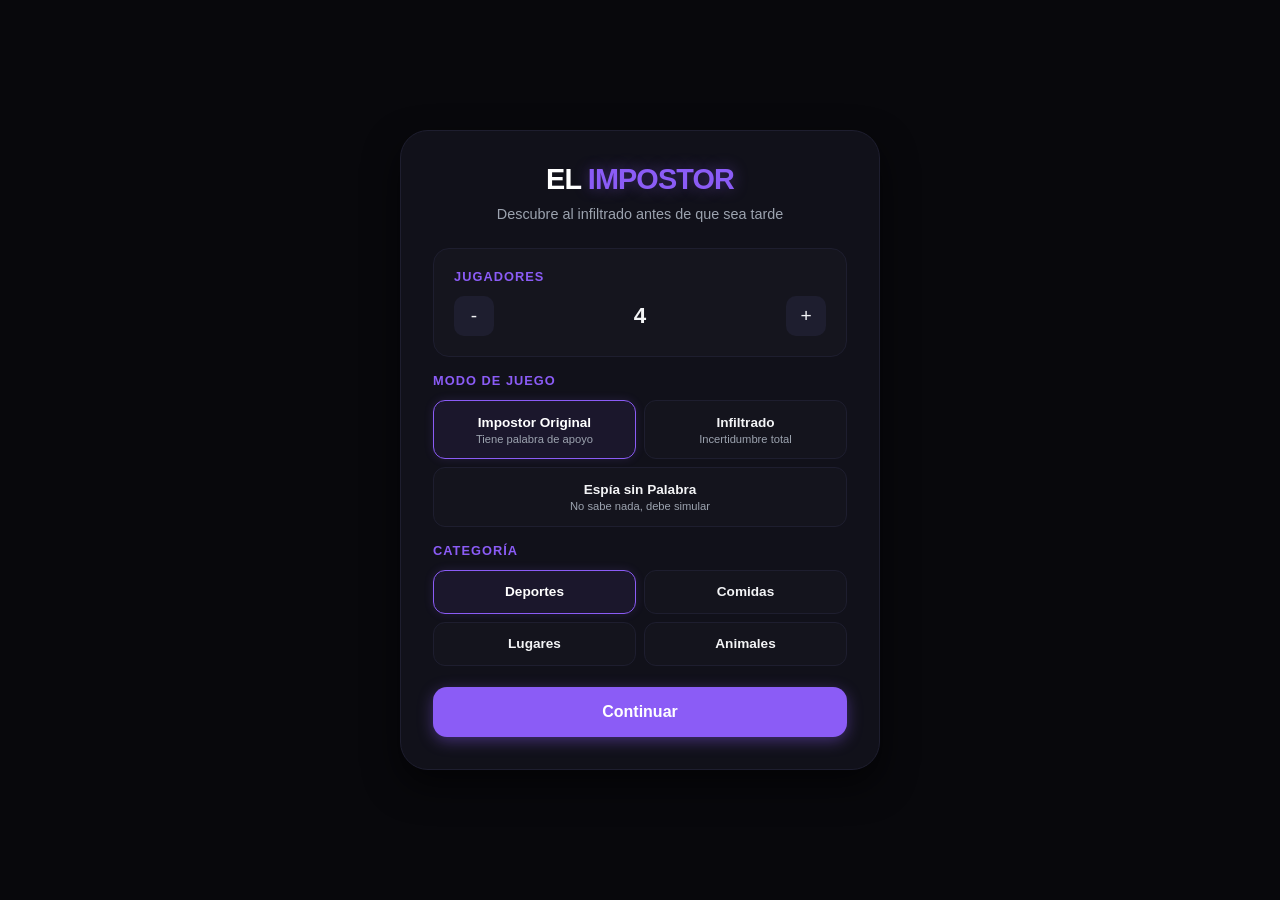
<file: ai_studio_code.html>
<!DOCTYPE html>
<html lang="es">
<head>
    <meta charset="UTF-8">
    <meta name="viewport" content="width=device-width, initial-scale=1.0">
    <title>El Impostor - Juego de Fiesta</title>
    <style>
        :root {
            --bg-color: #08080c;
            --card-bg: #11111a;
            --card-border: #1e1e2f;
            --primary: #8b5cf6;
            --primary-hover: #7c3aed;
            --primary-glow: rgba(139, 92, 246, 0.4);
            --text-main: #f3f4f6;
            --text-muted: #9ca3af;
            --danger: #ef4444;
            --danger-glow: rgba(239, 68, 68, 0.3);
            --success: #10b981;
        }

        * {
            box-sizing: border-box;
            margin: 0;
            padding: 0;
            font-family: -apple-system, BlinkMacSystemFont, "Segoe UI", Roboto, Helvetica, Arial, sans-serif;
            -webkit-tap-highlight-color: transparent;
        }

        body {
            background-color: var(--bg-color);
            color: var(--text-main);
            min-height: 100vh;
            display: flex;
            justify-content: center;
            align-items: center;
            padding: 1rem;
            overflow-x: hidden;
        }

        /* Contenedor Principal */
        .game-container {
            width: 100%;
            max-width: 480px;
            background-color: var(--card-bg);
            border: 1px solid var(--card-border);
            border-radius: 28px;
            padding: 2rem;
            box-shadow: 0 15px 35px rgba(0, 0, 0, 0.6);
            min-height: 640px;
            display: flex;
            flex-direction: column;
            justify-content: space-between;
            overflow: hidden;
            position: relative;
        }

        /* Estructura de Pantallas con Transiciones */
        .screen {
            display: none;
            flex-direction: column;
            justify-content: space-between;
            flex-grow: 1;
            opacity: 0;
            transform: scale(0.98) translateY(8px);
            transition: opacity 0.3s cubic-bezier(0.4, 0, 0.2, 1), 
                        transform 0.3s cubic-bezier(0.4, 0, 0.2, 1);
        }

        .screen.active {
            display: flex;
            opacity: 1;
            transform: scale(1) translateY(0);
        }

        h1 {
            font-size: 1.8rem;
            text-align: center;
            margin-bottom: 0.5rem;
            color: #ffffff;
            font-weight: 800;
            letter-spacing: -0.03em;
        }

        h1 span {
            color: var(--primary);
            text-shadow: 0 0 15px var(--primary-glow);
        }

        p.subtitle {
            text-align: center;
            color: var(--text-muted);
            font-size: 0.9rem;
            margin-bottom: 1.5rem;
            line-height: 1.4;
        }

        /* Botones Generales */
        .btn {
            background-color: var(--primary);
            color: #ffffff;
            border: none;
            padding: 1rem 1.5rem;
            border-radius: 14px;
            font-size: 1rem;
            font-weight: 600;
            cursor: pointer;
            transition: all 0.2s cubic-bezier(0.4, 0, 0.2, 1);
            width: 100%;
            display: flex;
            justify-content: center;
            align-items: center;
            gap: 0.5rem;
            box-shadow: 0 4px 15px var(--primary-glow);
        }

        .btn:hover {
            background-color: var(--primary-hover);
            transform: translateY(-2px);
            box-shadow: 0 6px 20px var(--primary-glow);
        }

        .btn:active {
            transform: translateY(1px);
        }

        .btn:disabled {
            background-color: #2e2e3e;
            color: var(--text-muted);
            box-shadow: none;
            cursor: not-allowed;
            transform: none;
        }

        .btn-secondary {
            background-color: transparent;
            border: 1px solid var(--card-border);
            color: var(--text-muted);
            box-shadow: none;
        }

        .btn-secondary:hover {
            background-color: var(--card-border);
            color: var(--text-main);
        }

        /* Selectores y Formularios */
        .setup-group {
            background-color: rgba(255, 255, 255, 0.015);
            border: 1px solid var(--card-border);
            border-radius: 16px;
            padding: 1.25rem;
            margin-bottom: 1rem;
        }

        .label-title {
            font-size: 0.8rem;
            font-weight: 700;
            text-transform: uppercase;
            letter-spacing: 0.08em;
            color: var(--primary);
            margin-bottom: 0.75rem;
            display: block;
        }

        .number-selector {
            display: flex;
            justify-content: space-between;
            align-items: center;
        }

        .num-btn {
            background-color: var(--card-border);
            border: none;
            color: var(--text-main);
            width: 40px;
            height: 40px;
            border-radius: 10px;
            font-size: 1.2rem;
            cursor: pointer;
            display: flex;
            align-items: center;
            justify-content: center;
            transition: background-color 0.2s;
        }

        .num-btn:hover {
            background-color: var(--primary);
        }

        .num-value {
            font-size: 1.4rem;
            font-weight: 700;
        }

        /* Grid de Modos y Categorías */
        .option-grid {
            display: grid;
            grid-template-columns: 1fr 1fr;
            gap: 0.5rem;
            margin-bottom: 1rem;
        }

        .option-card {
            background-color: rgba(255, 255, 255, 0.01);
            border: 1px solid var(--card-border);
            border-radius: 12px;
            padding: 0.85rem;
            text-align: center;
            cursor: pointer;
            font-weight: 600;
            font-size: 0.85rem;
            transition: all 0.2s ease;
        }

        .option-card.selected {
            background-color: rgba(139, 92, 246, 0.08);
            border-color: var(--primary);
            color: #ffffff;
            box-shadow: 0 0 10px rgba(139, 92, 246, 0.15);
        }

        /* Lista de Nombres de Jugadores */
        .names-list {
            max-height: 250px;
            overflow-y: auto;
            margin: 1rem 0;
            padding-right: 0.25rem;
        }

        .names-list::-webkit-scrollbar {
            width: 5px;
        }

        .names-list::-webkit-scrollbar-thumb {
            background: var(--card-border);
            border-radius: 3px;
        }

        .name-input-wrapper {
            display: flex;
            align-items: center;
            gap: 0.75rem;
            margin-bottom: 0.75rem;
            background-color: rgba(255, 255, 255, 0.01);
            border: 1px solid var(--card-border);
            padding: 0.5rem 1rem;
            border-radius: 12px;
        }

        .name-input-wrapper span {
            color: var(--primary);
            font-weight: 700;
            font-size: 0.9rem;
            min-width: 24px;
        }

        .name-input {
            background: transparent;
            border: none;
            color: var(--text-main);
            font-size: 1rem;
            font-weight: 600;
            width: 100%;
            outline: none;
        }

        /* Pantallas de Transmisión y Revelado */
        .reveal-box {
            display: flex;
            flex-direction: column;
            align-items: center;
            justify-content: center;
            flex-grow: 1;
            margin: 1.5rem 0;
        }

        .security-title {
            font-size: 1.4rem;
            text-align: center;
            margin-bottom: 2rem;
            color: var(--text-muted);
        }

        .security-name {
            font-size: 2rem;
            font-weight: 800;
            color: var(--primary);
            text-shadow: 0 0 15px var(--primary-glow);
            text-align: center;
            margin-top: 1rem;
        }

        .press-pad {
            width: 160px;
            height: 160px;
            border-radius: 50%;
            background: radial-gradient(circle, var(--primary) 0%, rgba(13, 14, 21, 0.4) 100%);
            border: 4px dashed var(--primary);
            display: flex;
            align-items: center;
            justify-content: center;
            cursor: pointer;
            user-select: none;
            -webkit-user-select: none;
            transition: transform 0.15s cubic-bezier(0.175, 0.885, 0.32, 1.275), box-shadow 0.2s ease;
            box-shadow: 0 0 25px rgba(139, 92, 246, 0.15);
            margin: 1.5rem 0;
        }

        .press-pad:active {
            transform: scale(0.92);
            box-shadow: 0 0 35px var(--primary-glow);
            border-style: solid;
        }

        .pad-text {
            font-size: 0.8rem;
            font-weight: 700;
            color: #ffffff;
            text-align: center;
            pointer-events: none;
            letter-spacing: 0.05em;
        }

        .word-container {
            background-color: rgba(255, 255, 255, 0.015);
            border: 1px solid var(--card-border);
            border-radius: 16px;
            padding: 1.25rem;
            width: 100%;
            min-height: 100px;
            display: flex;
            align-items: center;
            justify-content: center;
            text-align: center;
        }

        .word-text-display {
            font-size: 1.4rem;
            font-weight: 700;
            display: none;
            animation: fadeIn 0.2s ease-out;
        }

        .word-prompt {
            color: var(--text-muted);
            font-size: 0.9rem;
            font-style: italic;
        }

        .danger-text {
            color: var(--danger);
            text-shadow: 0 0 10px var(--danger-glow);
            font-weight: 800;
        }

        /* Temporizador */
        .timer-wrapper {
            display: flex;
            flex-direction: column;
            align-items: center;
            justify-content: center;
            flex-grow: 1;
        }

        .timer-circle {
            width: 170px;
            height: 170px;
            border-radius: 50%;
            border: 6px solid var(--card-border);
            border-top-color: var(--primary);
            display: flex;
            align-items: center;
            justify-content: center;
            font-size: 3rem;
            font-weight: 800;
            margin-bottom: 1.5rem;
            box-shadow: inset 0 0 15px rgba(0,0,0,0.5);
            animation: pulse-border 2s infinite;
        }

        @keyframes pulse-border {
            0%, 100% { border-color: var(--card-border); border-top-color: var(--primary); }
            50% { border-color: #2e2e3e; border-top-color: var(--primary-hover); }
        }

        .timer-controls {
            display: flex;
            gap: 0.5rem;
            width: 100%;
            margin-bottom: 1rem;
        }

        /* Banner de Reglas de Juego para el Debate */
        .rule-banner {
            background-color: rgba(139, 92, 246, 0.05);
            border: 1px solid rgba(139, 92, 246, 0.2);
            border-radius: 12px;
            padding: 0.75rem 1rem;
            font-size: 0.8rem;
            color: var(--text-muted);
            text-align: center;
            line-height: 1.3;
            margin-bottom: 1rem;
        }

        .rule-banner strong {
            color: var(--primary);
        }

        /* Lista de Votos */
        .vote-list {
            display: flex;
            flex-direction: column;
            gap: 0.5rem;
            margin: 1rem 0;
            max-height: 280px;
            overflow-y: auto;
        }

        .vote-item {
            background-color: rgba(255, 255, 255, 0.01);
            border: 1px solid var(--card-border);
            padding: 0.85rem 1.25rem;
            border-radius: 12px;
            cursor: pointer;
            font-weight: 600;
            transition: all 0.2s ease;
            display: flex;
            justify-content: space-between;
            align-items: center;
        }

        .vote-item.selected {
            border-color: var(--danger);
            background-color: rgba(239, 68, 68, 0.05);
        }

        .player-color-dot {
            width: 8px;
            height: 8px;
            border-radius: 50%;
            background-color: var(--primary);
            box-shadow: 0 0 8px var(--primary);
        }

        /* Resultados Finales */
        .result-info {
            text-align: center;
            flex-grow: 1;
            display: flex;
            flex-direction: column;
            justify-content: center;
            align-items: center;
            gap: 1.25rem;
        }

        .icon-result {
            font-size: 3.5rem;
        }

        .title-result {
            font-size: 2rem;
            font-weight: 800;
        }

        .desc-result {
            color: var(--text-muted);
            font-size: 0.95rem;
            line-height: 1.4;
            max-width: 320px;
        }

        .summary-box {
            background-color: rgba(255, 255, 255, 0.015);
            border: 1px solid var(--card-border);
            border-radius: 16px;
            padding: 1rem;
            width: 100%;
            margin-top: 1rem;
        }

        .summary-line {
            display: flex;
            justify-content: space-between;
            margin-bottom: 0.4rem;
            font-size: 0.9rem;
        }

        .summary-line:last-child {
            margin-bottom: 0;
        }

        /* Animación Fade In */
        @keyframes fadeIn {
            from { opacity: 0; transform: translateY(5px); }
            to { opacity: 1; transform: translateY(0); }
        }
    </style>
</head>
<body>

    <div class="game-container">

        <!-- PANTALLA 1: AJUSTES E INICIO -->
        <div id="screen-setup" class="screen active">
            <div>
                <h1>EL <span>IMPOSTOR</span></h1>
                <p class="subtitle">Descubre al infiltrado antes de que sea tarde</p>

                <!-- Cantidad Jugadores -->
                <div class="setup-group">
                    <span class="label-title">Jugadores</span>
                    <div class="number-selector">
                        <button class="num-btn" onclick="modifyPlayerCount(-1)">-</button>
                        <span id="display-player-count" class="num-value">4</span>
                        <button class="num-btn" onclick="modifyPlayerCount(1)">+</button>
                    </div>
                </div>

                <!-- Modo de Juego -->
                <span class="label-title">Modo de Juego</span>
                <div class="option-grid" id="mode-grid">
                    <div class="option-card selected" onclick="setGameMode('impostor')">
                        Impostor Original
                        <div style="font-size:0.7rem; color:var(--text-muted); font-weight:normal; margin-top:3px;">Tiene palabra de apoyo</div>
                    </div>
                    <div class="option-card" onclick="setGameMode('infiltrado')">
                        Infiltrado
                        <div style="font-size:0.7rem; color:var(--text-muted); font-weight:normal; margin-top:3px;">Incertidumbre total</div>
                    </div>
                    <div class="option-card" onclick="setGameMode('espia')" style="grid-column: span 2;">
                        Espía sin Palabra
                        <div style="font-size:0.7rem; color:var(--text-muted); font-weight:normal; margin-top:3px;">No sabe nada, debe simular</div>
                    </div>
                </div>

                <!-- Categorías -->
                <span class="label-title">Categoría</span>
                <div class="option-grid" id="category-grid">
                    <!-- Dinámico -->
                </div>
            </div>

            <button class="btn" onclick="goToNamesScreen()">Continuar</button>
        </div>


        <!-- PANTALLA 1.5: INGRESO DE NOMBRES -->
        <div id="screen-names" class="screen">
            <div>
                <h1>Nombres de <span>Jugadores</span></h1>
                <p class="subtitle">Escribe los nombres de los participantes</p>

                <div class="names-list" id="names-list-container">
                    <!-- Dinámico -->
                </div>
            </div>

            <div style="display:flex; gap:0.5rem;">
                <button class="btn btn-secondary" onclick="goBackToSetup()">Atrás</button>
                <button class="btn" onclick="initiateRolesDistribution()">Comenzar</button>
            </div>
        </div>


        <!-- PANTALLA 2A: PASAR EL TELÉFONO (SEGURIDAD) -->
        <div id="screen-transfer" class="screen">
            <div class="reveal-box">
                <div class="security-title">Pasa el dispositivo a:</div>
                <div class="security-name" id="next-player-name">Nombre</div>
                <div style="font-size: 4rem; margin: 2rem 0;">📱</div>
                <p class="subtitle" style="max-width: 280px;">Asegúrate de que nadie más esté mirando la pantalla.</p>
            </div>

            <button class="btn" onclick="switchToHoldScreen()">Ya lo tengo</button>
        </div>


        <!-- PANTALLA 2B: REVELADO (MANTENER PRESIONADO) -->
        <div id="screen-hold" class="screen">
            <div class="reveal-box">
                <div class="security-title" id="hold-player-title">Jugador</div>
                
                <div class="press-pad" id="touch-pad">
                    <span class="pad-text" id="pad-instruction">MANTÉN<br>PRESIONADO</span>
                </div>

                <div class="word-container">
                    <span class="word-prompt" id="word-prompt-text">Mantén pulsado arriba para revelar tu palabra</span>
                    <span class="word-text-display" id="word-real-text">PALABRA</span>
                </div>
            </div>

            <button class="btn" id="finish-reveal-btn" onclick="confirmAndNext()" style="display: none;">Entendido, ocultar</button>
        </div>


        <!-- PANTALLA 3: TEMPORIZADOR Y DEBATE -->
        <div id="screen-debate" class="screen">
            <div>
                <h1>Tiempo de <span>Debate</span></h1>
                <p class="subtitle">Hagan preguntas cruzadas para identificar al infiltrado.</p>

                <div class="timer-wrapper">
                    <div class="timer-circle" id="timer-text">02:00</div>
                    
                    <!-- Banner estratégico para evitar soplos genéricos -->
                    <div class="rule-banner">
                        ⚠️ <strong>Regla del Debate:</strong> Evita pistas demasiado genéricas (ej. <em>"tiene un árbitro"</em>). Si eres muy vago al dar tu pista, el grupo sospechará que eres el Impostor. ¡Sé específico!
                    </div>

                    <div class="timer-controls">
                        <button class="btn btn-secondary" onclick="alterTimer(-30)">-30s</button>
                        <button class="btn btn-secondary" id="pause-btn" onclick="togglePauseTimer()">Pausar</button>
                        <button class="btn btn-secondary" onclick="alterTimer(30)">+30s</button>
                    </div>
                </div>
            </div>

            <button class="btn" onclick="goToVotingScreen()">Ir a la Votación</button>
        </div>


        <!-- PANTALLA 4: VOTACIÓN -->
        <div id="screen-vote" class="screen">
            <div>
                <h1>¿Quién es el <span>Impostor</span>?</h1>
                <p class="subtitle">Seleccionen de mutuo acuerdo al jugador sospechoso</p>

                <div class="vote-list" id="vote-container">
                    <!-- Dinámico -->
                </div>
            </div>

            <button class="btn" id="confirm-vote-btn" onclick="processFinalResult()" disabled>Confirmar Eliminado</button>
        </div>


        <!-- PANTALLA 5: RESULTADOS -->
        <div id="screen-result" class="screen">
            <div class="result-info">
                <div class="icon-result" id="res-icon">🕵️‍♂️</div>
                <div class="title-result" id="res-title">Resultado</div>
                <div class="desc-result" id="res-desc">Descripción del resultado</div>

                <div class="summary-box">
                    <div class="summary-line">
                        <span style="color: var(--text-muted)">Palabra Inocentes:</span>
                        <strong id="summary-word-a">---</strong>
                    </div>
                    <div class="summary-line" id="summary-word-b-row">
                        <span style="color: var(--text-muted)">Palabra Impostor:</span>
                        <strong id="summary-word-b">---</strong>
                    </div>
                    <div class="summary-line">
                        <span style="color: var(--text-muted)">El Impostor era:</span>
                        <strong id="summary-impostor-name" style="color: var(--primary)">---</strong>
                    </div>
                </div>
            </div>

            <button class="btn" onclick="resetToHome()">Volver a Jugar</button>
        </div>

    </div>

    <script>
        // Base de Datos optimizada con parejas conceptuales contrastantes 
        // (Mismo tema, pero diferencias de atributos muy marcadas para evitar pistas genéricas facilonas)
        const wordDatabase = {
            "Deportes": [
                { a: "Fútbol", b: "Tenis" },          // Balón con el pie / Pelota pequeña con raqueta
                { a: "Natación", b: "Alpinismo" },    // Agua en piscina / Montaña fría y rocosa
                { a: "Boxeo", b: "Esgrima" },         // Puñetazos físicos / Espadas estilizadas con reglas de puntaje
                { a: "Ajedrez", b: "Fórmula 1" },     // Silencioso mental / Ruido de motores extremo
                { a: "Gimnasia", b: "Sumo" },         // Flexibilidad y ligereza / Peso pesado y fuerza bruta
                { a: "Ciclismo", b: "Paracaidismo" }, // Ruedas en el suelo / Caída libre en el aire
                { a: "Golf", b: "Rugby" }             // Silencioso e individual / Contacto rudo y en equipo
            ],
            "Comidas": [
                { a: "Pizza", b: "Helado" },          // Caliente y salada / Helado y dulce
                { a: "Sopa", b: "Café" },             // Alimento salado de cuchara / Bebida estimulante de taza
                { a: "Sushi", b: "Asado" },           // Pescado crudo frío / Carne cocinada a la brasa caliente
                { a: "Chocolate", b: "Limón" },       // Dulce y cremoso / Ácido y cítrico
                { a: "Ensalada", b: "Hamburguesa" }   // Comida saludable y fresca / Comida rápida y grasosa
            ],
            "Lugares": [
                { a: "Cine", b: "Playa" },            // Oscuro, cerrado y silencioso / Soleado, abierto y ruidoso
                { a: "Biblioteca", b: "Discoteca" },  // Silencio estricto y libros / Música alta y baile
                { a: "Zoológico", b: "Desierto" },    // Lleno de animales en cautiverio / Vacío y calor extremo sin fauna aparente
                { a: "Hospital", b: "Aeropuerto" },   // Pacientes y medicina / Viajeros y aviones
                { a: "Gimnasio", b: "Museo" }         // Ejercicio físico y sudor / Arte estático y cultura
            ],
            "Animales": [
                { a: "León", b: "Gato Doméstico" },   // Feroz rey de la sabana / Mascota hogareña que maúlla
                { a: "Delfín", b: "Tiburón" },        // Mamífero amigable / Depredador temido del océano
                { a: "Águila", b: "Pingüino" },       // Ave majestuosa que vuela alto / Ave marina que no vuela y vive en el hielo
                { a: "Camello", b: "Oso Polar" },     // Soporta calor del desierto / Soporta frío extremo del ártico
                { a: "Murciélago", b: "Mariposa" }    // Nocturno y oscuro / Diurno, colorido y delicado
            ]
        };

        const presetNames = [
            "Sofía", "Mateo", "Valentina", "Santiago", "Camila", 
            "Sebastián", "Isabella", "Lucas", "Mariana", "Diego", 
            "Elena", "Nicolás", "Gabriela", "Samuel"
        ];

        let numPlayers = 4;
        let selectedCategory = "Deportes";
        let activeGameMode = "impostor"; 
        let playerNames = [];
        let impostorIndex = -1;
        let wordPair = { a: "", b: "" };
        let activePlayerIdx = 0;

        let countdownSeconds = 120;
        let timerId = null;
        let timerPaused = false;
        let votedPlayerIdx = null;

        window.addEventListener("DOMContentLoaded", () => {
            renderCategories();
            bindTouchEvents();
        });

        function renderCategories() {
            const container = document.getElementById("category-grid");
            container.innerHTML = "";
            Object.keys(wordDatabase).forEach((cat) => {
                const card = document.createElement("div");
                card.className = `option-card ${cat === selectedCategory ? 'selected' : ''}`;
                card.textContent = cat;
                card.onclick = () => {
                    selectedCategory = cat;
                    document.querySelectorAll("#category-grid .option-card").forEach(c => c.classList.remove("selected"));
                    card.classList.add("selected");
                };
                container.appendChild(card);
            });
        }

        function modifyPlayerCount(dir) {
            const temp = numPlayers + dir;
            if (temp >= 3 && temp <= 12) {
                numPlayers = temp;
                document.getElementById("display-player-count").textContent = numPlayers;
            }
        }

        function setGameMode(mode) {
            activeGameMode = mode;
            document.querySelectorAll("#mode-grid .option-card").forEach(c => c.classList.remove("selected"));
            event.currentTarget.classList.add("selected");
        }

        function switchScreen(targetId) {
            const currentActive = document.querySelector(".screen.active");
            if (currentActive) {
                currentActive.classList.remove("active");
                setTimeout(() => {
                    const next = document.getElementById(targetId);
                    next.classList.add("active");
                }, 150);
            } else {
                document.getElementById(targetId).classList.add("active");
            }
        }

        function goToNamesScreen() {
            switchScreen("screen-names");
            const container = document.getElementById("names-list-container");
            container.innerHTML = "";

            let tempNames = [...playerNames];
            playerNames = [];
            const shuffledPresets = [...presetNames].sort(() => 0.5 - Math.random());

            for (let i = 0; i < numPlayers; i++) {
                const nameWrapper = document.createElement("div");
                nameWrapper.className = "name-input-wrapper";
                const defaultName = tempNames[i] || shuffledPresets[i % shuffledPresets.length];
                
                nameWrapper.innerHTML = `
                    <span>${i + 1}</span>
                    <input type="text" class="name-input" value="${defaultName}" placeholder="Nombre..." onchange="updateName(${i}, this.value)">
                `;
                container.appendChild(nameWrapper);
                playerNames.push(defaultName);
            }
        }

        function updateName(idx, val) {
            const trimmed = val.trim();
            if (trimmed !== "") {
                playerNames[idx] = trimmed;
            }
        }

        function goBackToSetup() {
            switchScreen("screen-setup");
        }

        function initiateRolesDistribution() {
            const list = wordDatabase[selectedCategory];
            wordPair = list[Math.floor(Math.random() * list.length)];
            impostorIndex = Math.floor(Math.random() * numPlayers);
            activePlayerIdx = 0;

            prepareTransferScreen();
        }

        function prepareTransferScreen() {
            switchScreen("screen-transfer");
            document.getElementById("next-player-name").textContent = playerNames[activePlayerIdx];
        }

        function switchToHoldScreen() {
            switchScreen("screen-hold");
            document.getElementById("hold-player-title").textContent = playerNames[activePlayerIdx];
            
            document.getElementById("word-prompt-text").style.display = "block";
            document.getElementById("word-prompt-text").textContent = "Mantén pulsado arriba para revelar tu palabra";
            document.getElementById("word-real-text").style.display = "none";
            document.getElementById("word-real-text").className = "word-text-display";
            document.getElementById("finish-reveal-btn").style.display = "none";
            
            const pad = document.getElementById("touch-pad");
            pad.style.pointerEvents = "auto";
            document.getElementById("pad-instruction").innerHTML = "MANTÉN<br>PRESIONADO";
        }

        function bindTouchEvents() {
            const pad = document.getElementById("touch-pad");

            const onHoldStart = (e) => {
                e.preventDefault();
                displaySecretWord();
            };

            const onHoldEnd = (e) => {
                e.preventDefault();
                obfuscateSecretWord();
            };

            pad.addEventListener("mousedown", onHoldStart);
            pad.addEventListener("mouseup", onHoldEnd);
            pad.addEventListener("mouseleave", onHoldEnd);

            pad.addEventListener("touchstart", onHoldStart);
            pad.addEventListener("touchend", onHoldEnd);
            pad.addEventListener("touchcancel", onHoldEnd);
        }

        function displaySecretWord() {
            const prompt = document.getElementById("word-prompt-text");
            const wordText = document.getElementById("word-real-text");

            prompt.style.display = "none";
            wordText.style.display = "block";

            const isImpostor = (activePlayerIdx === impostorIndex);

            if (activeGameMode === "impostor") {
                if (isImpostor) {
                    wordText.innerHTML = `<span class="danger-text">¡ERES EL IMPOSTOR!</span><br><span style="font-size:0.95rem; color:var(--text-muted); font-weight:normal;">Tu palabra de apoyo relacionada es:<br><strong style="color:var(--text-main); font-size:1.2rem;">${wordPair.b}</strong></span>`;
                } else {
                    wordText.textContent = wordPair.a;
                }
            } 
            else if (activeGameMode === "infiltrado") {
                if (isImpostor) {
                    wordText.textContent = wordPair.b;
                } else {
                    wordText.textContent = wordPair.a;
                }
            } 
            else if (activeGameMode === "espia") {
                if (isImpostor) {
                    wordText.innerHTML = `<span class="danger-text">¡ERES EL ESPÍA!</span><br><span style="font-size:0.85rem; color:var(--text-muted); font-weight:normal;">No tienes palabra. Interroga con cuidado y finge saber del tema.</span>`;
                } else {
                    wordText.textContent = wordPair.a;
                }
            }
        }

        function obfuscateSecretWord() {
            const prompt = document.getElementById("word-prompt-text");
            const wordText = document.getElementById("word-real-text");

            prompt.style.display = "block";
            prompt.textContent = "¡Entendido! Ahora pulsa abajo para continuar.";
            wordText.style.display = "none";

            const pad = document.getElementById("touch-pad");
            pad.style.pointerEvents = "none";
            document.getElementById("pad-instruction").innerHTML = "LISTO";
            document.getElementById("finish-reveal-btn").style.display = "block";
        }

        function confirmAndNext() {
            activePlayerIdx++;
            if (activePlayerIdx < numPlayers) {
                prepareTransferScreen();
            } else {
                startDebatePhase();
            }
        }

        function startDebatePhase() {
            switchScreen("screen-debate");
            countdownSeconds = 120;
            timerPaused = false;
            document.getElementById("pause-btn").textContent = "Pausar";
            updateTimerLabel();

            if (timerId) clearInterval(timerId);

            timerId = setInterval(() => {
                if (!timerPaused) {
                    countdownSeconds--;
                    updateTimerLabel();

                    if (countdownSeconds <= 0) {
                        clearInterval(timerId);
                        goToVotingScreen();
                    }
                }
            }, 1000);
        }

        function updateTimerLabel() {
            const m = Math.floor(countdownSeconds / 60);
            const s = countdownSeconds % 60;
            document.getElementById("timer-text").textContent = `${m.toString().padStart(2, '0')}:${s.toString().padStart(2, '0')}`;
        }

        function togglePauseTimer() {
            timerPaused = !timerPaused;
            document.getElementById("pause-btn").textContent = timerPaused ? "Reanudar" : "Pausar";
        }

        function alterTimer(secs) {
            countdownSeconds = Math.max(0, countdownSeconds + secs);
            updateTimerLabel();
        }

        function goToVotingScreen() {
            if (timerId) clearInterval(timerId);
            switchScreen("screen-vote");
            
            votedPlayerIdx = null;
            document.getElementById("confirm-vote-btn").disabled = true;

            const container = document.getElementById("vote-container");
            container.innerHTML = "";

            playerNames.forEach((name, idx) => {
                const item = document.createElement("div");
                item.className = "vote-item";
                item.innerHTML = `
                    <div style="display:flex; align-items:center; gap:0.75rem;">
                        <div class="player-color-dot"></div>
                        <span>${name}</span>
                    </div>
                `;
                item.onclick = () => selectPlayerToEliminate(idx, item);
                container.appendChild(item);
            });
        }

        function selectPlayerToEliminate(idx, el) {
            votedPlayerIdx = idx;
            document.querySelectorAll(".vote-item").forEach(item => item.classList.remove("selected"));
            el.classList.add("selected");
            document.getElementById("confirm-vote-btn").disabled = false;
        }

        function processFinalResult() {
            if (votedPlayerIdx === null) return;
            switchScreen("screen-result");

            const icon = document.getElementById("res-icon");
            const title = document.getElementById("res-title");
            const desc = document.getElementById("res-desc");

            const finalWordA = document.getElementById("summary-word-a");
            const finalWordB = document.getElementById("summary-word-b");
            const finalWordBRow = document.getElementById("summary-word-b-row");
            const finalImpostorName = document.getElementById("summary-impostor-name");

            finalWordA.textContent = wordPair.a;
            finalImpostorName.textContent = playerNames[impostorIndex];

            if (activeGameMode === "espia") {
                finalWordBRow.style.display = "none";
            } else {
                finalWordBRow.style.display = "flex";
                finalWordB.textContent = wordPair.b;
            }

            const isImpostorEliminated = (votedPlayerIdx === impostorIndex);

            if (isImpostorEliminated) {
                icon.textContent = "🎉";
                title.textContent = "Inocentes Ganan";
                title.style.color = "var(--success)";
                desc.textContent = `Consiguieron desenmascarar a ${playerNames[impostorIndex]}, quien efectivamente era el infiltrado de la partida.`;
            } else {
                icon.textContent = "🤫";
                title.textContent = "Infiltrado Gana";
                title.style.color = "var(--danger)";
                desc.textContent = `Eliminaron por error a ${playerNames[votedPlayerIdx]}. ${playerNames[impostorIndex]} logró pasar completamente desapercibido.`;
            }
        }

        function resetToHome() {
            switchScreen("screen-setup");
        }
    </script>
</body>
</html>
</file>
